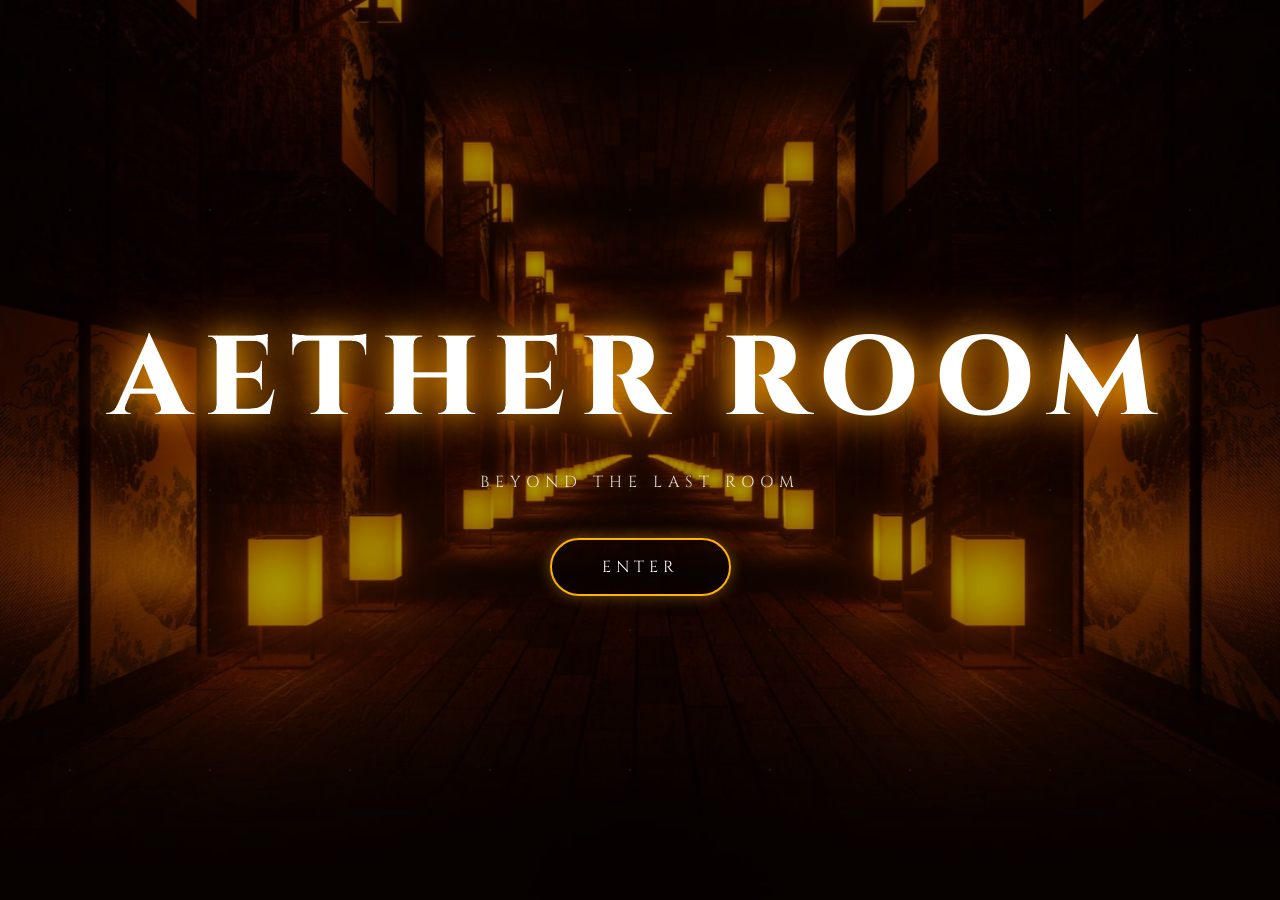
<file: index.html>
<!DOCTYPE html>
<html lang="en">

<head>
    <meta charset="UTF-8">
    <meta name="viewport" content="width=device-width, initial-scale=1.0">
    <title>Aether Room</title>

    <link rel="stylesheet" href="style.css">

    <link href="https://fonts.googleapis.com/css2?family=Cinzel:wght@400;600;800&display=swap" rel="stylesheet">
</head>

<body>

    <!-- Background -->
    <div class="background"></div>

    <!-- Dark Overlay -->
    <div class="overlay"></div>

    <!-- Floating Particles -->
    <div id="particles"></div>

    <!-- Main Content -->
    <section class="hero">

        <h1 class="title">
            Aether ROOM
        </h1>

        <p class="subtitle">
            BeyonD ThE LasT RooM
        </p>

        <a href="room.html" class="enter-btn">
            ENTER
        </a>

    </section>

    <script src="script.js"></script>

</body>

</html>
</file>
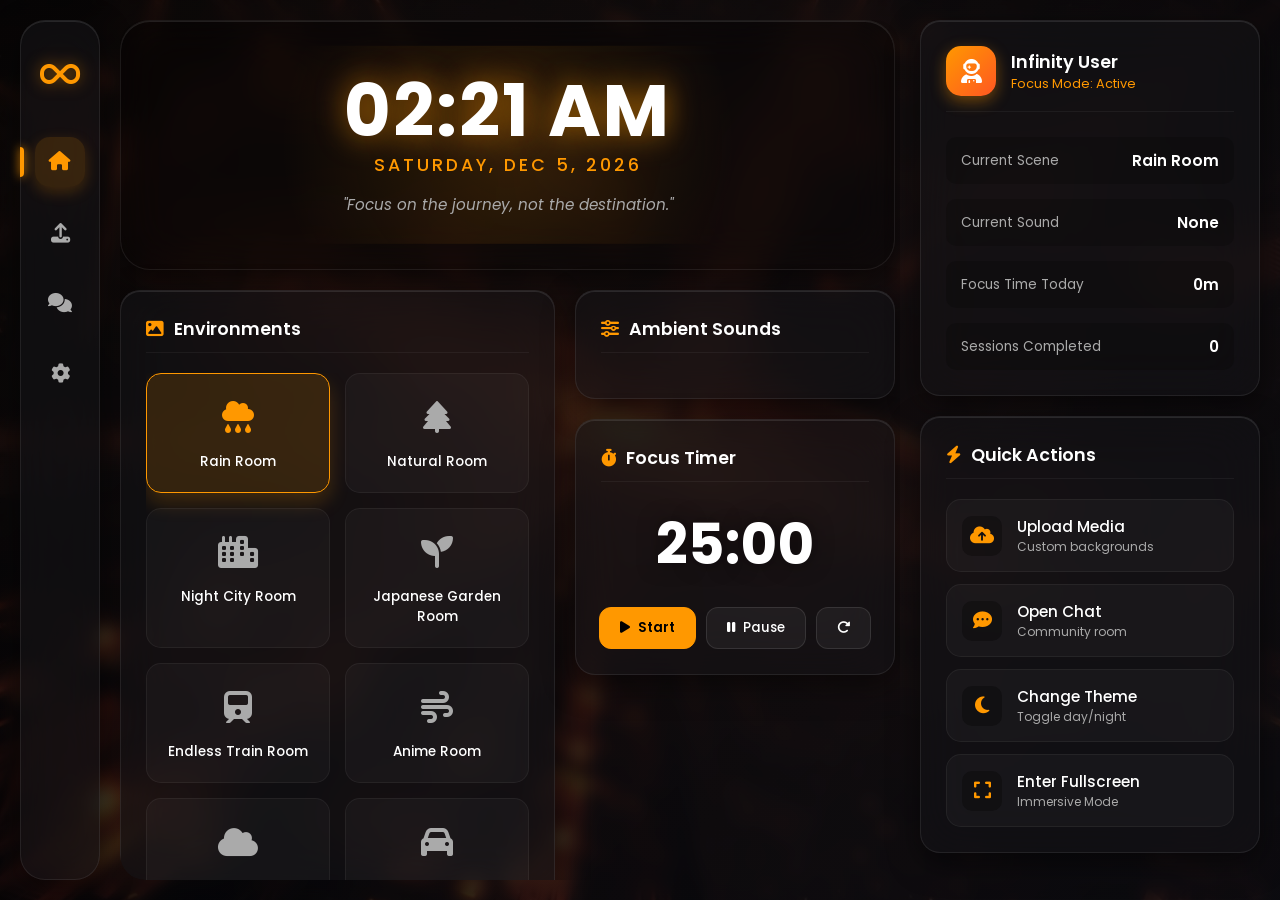
<file: room.html>
<!DOCTYPE html>
<html lang="en">
<head>
    <meta charset="UTF-8">
    <meta name="viewport" content="width=device-width, initial-scale=1.0">
    <title>Aether Room - Dashboard</title>
    <link rel="stylesheet" href="room.css">
    <link rel="stylesheet" href="https://cdnjs.cloudflare.com/ajax/libs/font-awesome/6.5.1/css/all.min.css">
</head>
<body>

    <!-- Background Layer -->
    <div class="background" id="main-bg"></div>
    <video id="bgVideo" autoplay muted loop playsinline></video>
    <div class="overlay" id="main-overlay"></div>
    <div class="particles" id="particles"></div>

    <!-- Main Dashboard Container -->
    <div class="dashboard">

        <!-- Left Sidebar -->
        <aside class="sidebar glass">
            <div class="logo">
                <i class="fa-solid fa-infinity"></i>
            </div>
            <nav class="nav-menu">
                <a href="room.html" class="nav-btn active" title="Home">
                    <i class="fa-solid fa-house"></i>
                    <span class="nav-label">Home</span>
                </a>
                <a href="upload.html" class="nav-btn" title="Upload">
                    <i class="fa-solid fa-upload"></i>
                    <span class="nav-label">Upload</span>
                </a>
                <a href="chat.html" class="nav-btn" title="Chat">
                    <i class="fa-solid fa-comments"></i>
                    <span class="nav-label">Chat</span>
                </a>
                <a href="#" class="nav-btn" title="Settings">
                    <i class="fa-solid fa-gear"></i>
                    <span class="nav-label">Settings</span>
                </a>
            </nav>
        </aside>

        <!-- Center Main Area -->
        <main class="main-content">
            
            <!-- Top Hero Section -->
            <section class="hero-section glass">
                <div class="hero-content">
                    <div class="clock-display" id="time">00:00</div>
                    <div class="date-display">
                        <span id="day">Day</span>, <span id="date">Date</span>
                    </div>
                    <p class="quote">"Focus on the journey, not the destination."</p>
                </div>
                <div class="ambient-glow"></div>
            </section>

            <div class="center-row">
                <!-- Scenes Section -->
                <section class="scenes-section glass">
                    <div class="section-header">
                        <h2><i class="fa-solid fa-image"></i> Environments</h2>
                    </div>
                    <div class="scenes-grid">
                        <div class="scene-card active" data-scene="rain" data-bg="roombg.png">
                            <div class="scene-icon"><i class="fa-solid fa-cloud-rain"></i></div>
                            <h3>Rain Room</h3>
                        </div>
                        <div class="scene-card" data-scene="natural" data-bg="roombg.png">
                            <div class="scene-icon"><i class="fa-solid fa-tree"></i></div>
                            <h3>Natural Room</h3>
                        </div>
                        <div class="scene-card" data-scene="city" data-bg="roombg.png">
                            <div class="scene-icon"><i class="fa-solid fa-city"></i></div>
                            <h3>Night City Room</h3>
                        </div>
                        <div class="scene-card" data-scene="garden" data-bg="roombg.png">
                            <div class="scene-icon"><i class="fa-solid fa-seedling"></i></div>
                            <h3>Japanese Garden Room</h3>
                        </div>
                        <div class="scene-card" data-scene="train" data-bg="roombg.png">
                            <div class="scene-icon"><i class="fa-solid fa-train"></i></div>
                            <h3>Endless Train Room</h3>
                        </div>
                        <div class="scene-card" data-scene="anime" data-bg="roombg.png">
                            <div class="scene-icon"><i class="fa-solid fa-wind"></i></div>
                            <h3>Anime Room</h3>
                        </div>
                        <div class="scene-card" data-scene="drift" data-bg="roombg.png">
                            <div class="scene-icon"><i class="fa-solid fa-cloud"></i></div>
                            <h3>Drift Room</h3>
                        </div>
                        <div class="scene-card" data-scene="car" data-bg="roombg.png">
                            <div class="scene-icon"><i class="fa-solid fa-car"></i></div>
                            <h3>Car Room</h3>
                        </div>
                        <div class="scene-card" data-scene="bird" data-bg="roombg.png">
                            <div class="scene-icon"><i class="fa-solid fa-dove"></i></div>
                            <h3>Bird Flying Room</h3>
                        </div>
                        <div class="scene-card" data-scene="storm" data-bg="roombg.png">
                            <div class="scene-icon"><i class="fa-solid fa-cloud-bolt"></i></div>
                            <h3>Storm Room</h3>
                        </div>
                        <div class="scene-card" data-scene="fire" data-bg="roombg.png">
                            <div class="scene-icon"><i class="fa-solid fa-fire"></i></div>
                            <h3>Fire Place Room</h3>
                        </div>
                        <div class="scene-card" data-scene="piano" data-bg="roombg.png">
                            <div class="scene-icon"><i class="fa-solid fa-music"></i></div>
                            <h3>Piano Room</h3>
                        </div>
                        <div class="scene-card" data-scene="violin" data-bg="roombg.png">
                            <div class="scene-icon"><i class="fa-solid fa-guitar"></i></div>
                            <h3>Violin Room</h3>
                        </div>
                        <div class="scene-card" data-scene="harmonic" data-bg="roombg.png">
                            <div class="scene-icon"><i class="fa-solid fa-compact-disc"></i></div>
                            <h3>Harmonic Room</h3>
                        </div>
                        <div class="scene-card" data-scene="flute" data-bg="roombg.png">
                            <div class="scene-icon"><i class="fa-solid fa-microphone-lines"></i></div>
                            <h3>Flute Room</h3>
                        </div>
                         <div class="scene-card" data-scene="flute" data-bg="roombg.png">
                            <div class="scene-icon"><i class="fa-solid fa-microphone-lines"></i></div>
                            <h3>moon Room</h3>
                        </div>
                    </div>
                </section>

                <div class="center-col">
                    <!-- Ambient Controls Section -->
                    <section class="ambient-section glass">
                        <div class="section-header">
                            <h2><i class="fa-solid fa-sliders"></i> Ambient Sounds</h2>
                        </div>
                        
                        <audio id="ambientAudio" loop></audio>

                        <div class="sound-list">
                            <div class="sound-item active" id="scene-sound-control" style="display: none;">
                                <div class="mini-player-container">
                                    <video id="mini-video" autoplay muted loop playsinline></video>
                                    <div class="mini-player-overlay">
                                        <span id="scene-sound-name">Ambient Sound</span>
                                    </div>
                                </div>
                                <div class="sound-controls">
                                    <button id="scene-play-btn" class="play-btn" title="Play/Pause"><i class="fa-solid fa-play"></i></button>
                                    <input type="range" id="scene-volume" class="volume-slider" min="0" max="1" step="0.05" value="0.5">
                                    <button id="enter-fullscreen-btn-2" class="play-btn" title="Enter Fullscreen Mode"><i class="fa-solid fa-expand"></i></button>
                                </div>
                            </div>
                        </div>
                    </section>

                    <!-- Focus Section -->
                    <section class="focus-section glass">
                        <div class="section-header">
                            <h2><i class="fa-solid fa-stopwatch"></i> Focus Timer</h2>
                        </div>
                        <div class="timer-display" id="timer-display">25:00</div>
                        <div class="timer-controls">
                            <button class="timer-btn primary" id="timer-start"><i class="fa-solid fa-play"></i> Start</button>
                            <button class="timer-btn" id="timer-pause"><i class="fa-solid fa-pause"></i> Pause</button>
                            <button class="timer-btn" id="timer-reset"><i class="fa-solid fa-rotate-right"></i></button>
                        </div>
                    </section>
                </div>
            </div>

        </main>

        <!-- Right Panel -->
        <aside class="right-panel">
            <!-- User Status Card -->
            <section class="status-card glass">
                <div class="user-profile">
                    <div class="avatar">
                        <i class="fa-solid fa-user-astronaut"></i>
                    </div>
                    <div class="user-info">
                        <h3>Infinity User</h3>
                        <p>Focus Mode: Active</p>
                    </div>
                </div>
                
                <div class="status-stats">
                    <div class="stat-item">
                        <span class="stat-label">Current Scene</span>
                        <span class="stat-value" id="stat-scene">Rain Room</span>
                    </div>
                    <div class="stat-item">
                        <span class="stat-label">Current Sound</span>
                        <span class="stat-value" id="stat-sound">None</span>
                    </div>
                    <div class="stat-item">
                        <span class="stat-label">Focus Time Today</span>
                        <span class="stat-value" id="stat-time">0m</span>
                    </div>
                    <div class="stat-item">
                        <span class="stat-label">Sessions Completed</span>
                        <span class="stat-value" id="stat-sessions">0</span>
                    </div>
                </div>
            </section>

            <!-- Quick Actions -->
            <section class="quick-actions glass">
                <div class="section-header">
                    <h2><i class="fa-solid fa-bolt"></i> Quick Actions</h2>
                </div>
                <div class="actions-list">
                    <a href="upload.html" class="action-btn">
                        <div class="action-icon"><i class="fa-solid fa-cloud-arrow-up"></i></div>
                        <div class="action-text">
                            <h4>Upload Media</h4>
                            <p>Custom backgrounds</p>
                        </div>
                    </a>
                    <a href="chat.html" class="action-btn">
                        <div class="action-icon"><i class="fa-solid fa-comment-dots"></i></div>
                        <div class="action-text">
                            <h4>Open Chat</h4>
                            <p>Community room</p>
                        </div>
                    </a>
                    <button class="action-btn" id="theme-toggle">
                        <div class="action-icon"><i class="fa-solid fa-moon"></i></div>
                        <div class="action-text">
                            <h4>Change Theme</h4>
                            <p>Toggle day/night</p>
                        </div>
                    </button>
                    <button class="action-btn" id="enter-fullscreen-btn">
                        <div class="action-icon"><i class="fa-solid fa-expand"></i></div>
                        <div class="action-text">
                            <h4>Enter Fullscreen</h4>
                            <p>Immersive Mode</p>
                        </div>
                    </button>
                </div>
            </section>
        </aside>

    </div>

    <!-- Immersive Mode UI -->
    <div class="immersive-ui" id="immersive-ui">
        <div class="immersive-top-right">
            <span id="immersive-room-name">Rain Room</span>
        </div>
        <div class="immersive-bottom-center glass">
            <button class="play-btn" id="immersive-play-btn"><i class="fa-solid fa-pause"></i></button>
            <input type="range" class="volume-slider" id="immersive-volume" min="0" max="1" step="0.05" value="0.5">
            <button class="exit-btn" id="exit-fullscreen-btn" title="Exit Fullscreen">
                <i class="fa-solid fa-compress"></i>
            </button>
        </div>
    </div>

    <script src="room.js"></script>
</body>
</html>
</file>
<file: style.css>
@import url('https://fonts.googleapis.com/css2?family=Cinzel:wght@400;600;800&display=swap');

*{
    margin:0;
    padding:0;
    box-sizing:border-box;
}

html,
body{
    width:100%;
    height:100%;
    overflow:hidden;
    font-family:'Cinzel', serif;
    background:#000;
}

/* Background */
.background{
    position:fixed;
    top:0;
    left:0;

    width:100%;
    height:100%;

    background-image:url("corridor.jpeg");
    background-size:cover;
    background-position:center;
    background-repeat:no-repeat;

    z-index:0;
}

.overlay{
    position:fixed;
    top:0;
    left:0;

    width:100%;
    height:100%;

    background:rgba(0,0,0,0.35);

    z-index:1;
}

.hero{
    position:relative;
    z-index:2;

    height:100vh;

    display:flex;
    flex-direction:column;

    justify-content:center;
    align-items:center;

    text-align:center;
}
/* Main Title */

.title{
    color:#fff;

    font-size:7rem;

    font-weight:800;

    letter-spacing:14px;

    text-transform:uppercase;

    text-shadow:
    0 0 15px rgba(255,179,0,0.9),
    0 0 30px rgba(255,179,0,0.8),
    0 0 60px rgba(255,122,0,0.7);

    animation:floatTitle 6s ease-in-out infinite;
}

/* Subtitle */

.subtitle{
    margin-top:15px;

    color:rgba(255,255,255,0.85);

    letter-spacing:6px;

    font-size:1rem;

    text-transform:uppercase;

    text-shadow:
    0 0 10px rgba(255,179,0,0.4);
}

/* Button */

.enter-btn{
    margin-top:45px;

    text-decoration:none;

    color:#fff;

    border:2px solid #ffb300;

    padding:16px 50px;

    border-radius:50px;

    font-size:1rem;

    letter-spacing:5px;

    transition:all .4s ease;

    background:rgba(0,0,0,0.25);

    box-shadow:
    0 0 15px rgba(255,179,0,0.4);
}

.enter-btn:hover{
    transform:
    translateY(-5px)
    scale(1.05);

    background:
    rgba(255,179,0,0.08);

    box-shadow:
    0 0 20px #ffb300,
    0 0 40px #ffb300,
    0 0 80px rgba(255,122,0,0.8);
}

/* Particles */

#particles{
    position:fixed;
    inset:0;

    pointer-events:none;

    background-image:
    radial-gradient(
        rgba(255,179,0,0.6) 1px,
        transparent 1px
    );

    background-size:140px 140px;

    opacity:.25;

    animation:
    particlesMove 25s linear infinite;
}

/* Animations */

@keyframes floatTitle{

    0%{
        transform:translateY(0px);
    }

    50%{
        transform:translateY(-10px);
    }

    100%{
        transform:translateY(0px);
    }
}

@keyframes particlesMove{

    from{
        transform:translateY(0);
    }

    to{
        transform:translateY(-300px);
    }
}

/* Mobile */

@media(max-width:768px){

    .title{
        font-size:3rem;
        letter-spacing:6px;
    }

    .subtitle{
        font-size:.8rem;
        letter-spacing:3px;
    }

    .enter-btn{
        padding:14px 35px;
        font-size:.9rem;
    }
}
</file>
<file: room.css>
@import url('https://fonts.googleapis.com/css2?family=Poppins:wght@300;400;500;600;700&display=swap');

:root {
    --bg-dark: #0a0a0f;
    --accent-color: #ff9800;
    --accent-glow: rgba(255, 152, 0, 0.5);
    --glass-bg: rgba(20, 20, 25, 0.55);
    --glass-border: rgba(255, 255, 255, 0.08);
    --text-primary: #ffffff;
    --text-secondary: #aaaaaa;
}

* {
    margin: 0;
    padding: 0;
    box-sizing: border-box;
    font-family: 'Poppins', sans-serif;
}

body {
    overflow: hidden;
    background: var(--bg-dark);
    color: var(--text-primary);
    animation: fadeIn 1s ease-in-out;
}

@keyframes fadeIn {
    from { opacity: 0; }
    to { opacity: 1; }
}

/* Background Layer */
.background {
    position: fixed;
    top: 0;
    left: 0;
    width: 100%;
    height: 100%;
    background: url("roombg.png"); 
    background-color: var(--bg-dark); /* Fallback */
    background-size: cover;
    background-position: center;
    z-index: 1;
    transition: background-image 0.5s ease-in-out, filter 1s ease;
}

#bgVideo {
    position: fixed;
    top: 0;
    left: 0;
    width: 100vw;
    height: 100vh;
    object-fit: cover;
    z-index: 2;
    pointer-events: none;
    transition: opacity 1s ease;
}

.overlay {
    position: fixed;
    inset: 0;
    background: linear-gradient(135deg, rgba(0,0,0,0.7) 0%, rgba(10,10,15,0.85) 100%);
    backdrop-filter: blur(8px);
    -webkit-backdrop-filter: blur(8px);
    z-index: 3;
    transition: background 1.5s ease, backdrop-filter 1.5s ease;
}

body.immersive-mode .overlay {
    background: radial-gradient(circle, rgba(0,0,0,0) 40%, rgba(0,0,0,0.85) 100%);
    backdrop-filter: blur(0px);
    -webkit-backdrop-filter: blur(0px);
}

.overlay.day-mode {
    background: linear-gradient(135deg, rgba(255,255,255,0.1) 0%, rgba(0,0,0,0.4) 100%);
    backdrop-filter: blur(4px);
    -webkit-backdrop-filter: blur(4px);
}

/* Particles */
.particles {
    position: fixed;
    inset: 0;
    pointer-events: none;
    overflow: hidden;
    z-index: 4;
}

.particle {
    position: absolute;
    background: rgba(255, 152, 0, 0.6);
    border-radius: 50%;
    box-shadow: 0 0 15px rgba(255, 152, 0, 0.8);
    animation: floatUp 15s infinite linear;
    opacity: 0;
}

@keyframes floatUp {
    0% { transform: translateY(100vh) scale(0.5); opacity: 0; }
    20% { opacity: 0.8; }
    80% { opacity: 0.8; }
    100% { transform: translateY(-100px) scale(1.5); opacity: 0; }
}

/* Glassmorphism Utility */
.glass {
    background: var(--glass-bg);
    border: 1px solid var(--glass-border);
    backdrop-filter: blur(25px);
    -webkit-backdrop-filter: blur(25px);
    box-shadow: 0 10px 30px rgba(0, 0, 0, 0.5), inset 0 1px 0 rgba(255,255,255,0.1);
    border-radius: 20px;
}

/* Main Dashboard Layout */
.dashboard {
    position: relative;
    z-index: 10;
    width: 100%;
    height: 100vh;
    display: grid;
    grid-template-columns: 80px 1fr 340px;
    gap: 20px;
    padding: 20px;
    transition: opacity 1s ease, visibility 1s ease;
}

body.immersive-mode .dashboard {
    opacity: 0;
    visibility: hidden;
    pointer-events: none;
}

/* 1. Left Sidebar */
.sidebar {
    display: flex;
    flex-direction: column;
    align-items: center;
    padding: 30px 0;
    border-radius: 25px;
}

.logo {
    font-size: 2rem;
    color: var(--accent-color);
    margin-bottom: 40px;
    text-shadow: 0 0 15px var(--accent-glow);
}

.nav-menu {
    display: flex;
    flex-direction: column;
    gap: 20px;
    width: 100%;
    align-items: center;
}

.nav-btn {
    position: relative;
    width: 50px;
    height: 50px;
    border-radius: 15px;
    display: flex;
    justify-content: center;
    align-items: center;
    text-decoration: none;
    color: var(--text-secondary);
    font-size: 1.2rem;
    transition: all 0.3s cubic-bezier(0.25, 0.8, 0.25, 1);
}

.nav-label {
    position: absolute;
    left: 70px;
    background: rgba(0,0,0,0.8);
    padding: 6px 12px;
    border-radius: 8px;
    font-size: 0.85rem;
    white-space: nowrap;
    opacity: 0;
    pointer-events: none;
    transition: opacity 0.3s ease, transform 0.3s ease;
    transform: translateX(-10px);
    border: 1px solid rgba(255,255,255,0.1);
}

.nav-btn:hover .nav-label {
    opacity: 1;
    transform: translateX(0);
}

.nav-btn:hover, .nav-btn.active {
    background: rgba(255, 152, 0, 0.15);
    color: var(--accent-color);
    box-shadow: 0 5px 15px rgba(255, 152, 0, 0.2);
    transform: translateY(-2px);
}

.nav-btn.active::after {
    content: '';
    position: absolute;
    left: -15px;
    top: 50%;
    transform: translateY(-50%);
    height: 60%;
    width: 4px;
    background: var(--accent-color);
    border-radius: 0 4px 4px 0;
    box-shadow: 0 0 10px var(--accent-color);
}

/* 2. Center Main Area */
.main-content {
    display: flex;
    flex-direction: column;
    gap: 20px;
    overflow-y: auto;
    overflow-x: hidden;
    border-radius: 25px;
    padding-right: 5px; /* Scrollbar spacing */
}

.main-content::-webkit-scrollbar {
    width: 6px;
}
.main-content::-webkit-scrollbar-track {
    background: transparent;
}
.main-content::-webkit-scrollbar-thumb {
    background: rgba(255,255,255,0.1);
    border-radius: 10px;
}

/* Top Hero Section */
.hero-section {
    position: relative;
    min-height: 250px;
    border-radius: 30px;
    display: flex;
    align-items: center;
    justify-content: center;
    text-align: center;
    overflow: hidden;
    background: rgba(0,0,0,0.3);
}

.hero-content {
    position: relative;
    z-index: 2;
}

.clock-display {
    font-size: 4.5rem;
    font-weight: 700;
    line-height: 1;
    color: #fff;
    text-shadow: 0 0 30px rgba(255, 152, 0, 0.6);
    letter-spacing: 2px;
    margin-bottom: 5px;
}

.date-display {
    font-size: 1.1rem;
    color: var(--accent-color);
    text-transform: uppercase;
    letter-spacing: 3px;
    font-weight: 500;
    margin-bottom: 15px;
}

.quote {
    color: var(--text-secondary);
    font-style: italic;
    font-size: 0.95rem;
    max-width: 400px;
    margin: 0 auto;
}

.ambient-glow {
    position: absolute;
    top: 50%;
    left: 50%;
    transform: translate(-50%, -50%);
    width: 80%;
    height: 80%;
    background: radial-gradient(circle, rgba(255, 152, 0, 0.15) 0%, transparent 70%);
    pointer-events: none;
    animation: pulseGlow 6s infinite alternate;
}

@keyframes pulseGlow {
    from { opacity: 0.6; transform: translate(-50%, -50%) scale(0.95); }
    to { opacity: 1; transform: translate(-50%, -50%) scale(1.05); }
}

/* Center Row layout for Scenes & Audio/Focus */
.center-row {
    display: flex;
    gap: 20px;
    flex: 1;
}

/* Scenes Section */
.scenes-section {
    flex: 1;
    padding: 25px;
    display: flex;
    flex-direction: column;
}

.section-header {
    margin-bottom: 20px;
    border-bottom: 1px solid rgba(255,255,255,0.05);
    padding-bottom: 10px;
}

.section-header h2 {
    font-size: 1.1rem;
    font-weight: 600;
    color: #fff;
    display: flex;
    align-items: center;
    gap: 10px;
}

.section-header h2 i {
    color: var(--accent-color);
}

.scenes-grid {
    display: grid;
    grid-template-columns: repeat(auto-fit, minmax(130px, 1fr));
    gap: 15px;
    overflow-y: auto;
}

.scene-card {
    background: rgba(255,255,255,0.03);
    border: 1px solid rgba(255,255,255,0.05);
    border-radius: 15px;
    padding: 20px 15px;
    text-align: center;
    cursor: pointer;
    transition: all 0.3s ease;
    display: flex;
    flex-direction: column;
    align-items: center;
    gap: 10px;
}

.scene-card:hover {
    background: rgba(255,255,255,0.08);
    transform: translateY(-5px);
    border-color: rgba(255, 152, 0, 0.3);
}

.scene-card.active {
    background: rgba(255, 152, 0, 0.15);
    border-color: var(--accent-color);
    box-shadow: 0 10px 20px rgba(255, 152, 0, 0.2);
}

.scene-icon {
    font-size: 2rem;
    color: var(--text-secondary);
    transition: color 0.3s ease;
}

.scene-card:hover .scene-icon, .scene-card.active .scene-icon {
    color: var(--accent-color);
}

.scene-card h3 {
    font-size: 0.85rem;
    font-weight: 500;
    color: var(--text-primary);
}

/* Center Col for Ambient & Focus */
.center-col {
    width: 320px;
    display: flex;
    flex-direction: column;
    gap: 20px;
}

/* Ambient Section */
.ambient-section {
    padding: 25px;
}

.sound-list {
    display: flex;
    flex-direction: column;
    gap: 12px;
}

.sound-item {
    background: rgba(0,0,0,0.3);
    border-radius: 12px;
    padding: 12px 15px;
    display: flex;
    flex-direction: column;
    gap: 10px;
    border: 1px solid transparent;
    transition: all 0.3s ease;
}

.sound-item.active {
    border-color: rgba(255, 152, 0, 0.4);
    background: rgba(255, 152, 0, 0.05);
}

.sound-info {
    display: flex;
    align-items: center;
    gap: 10px;
    font-size: 0.95rem;
    font-weight: 500;
}

.sound-info i {
    color: var(--text-secondary);
}

.sound-item.active .sound-info i, .sound-item.active .sound-info span {
    color: var(--accent-color);
}

.sound-controls {
    display: flex;
    align-items: center;
    gap: 15px;
}

.volume-slider {
    flex: 1;
    -webkit-appearance: none;
    height: 4px;
    background: rgba(255,255,255,0.1);
    border-radius: 2px;
    outline: none;
}

.volume-slider::-webkit-slider-thumb {
    -webkit-appearance: none;
    width: 12px;
    height: 12px;
    border-radius: 50%;
    background: var(--text-secondary);
    cursor: pointer;
    transition: background 0.3s ease;
}

.sound-item.active .volume-slider::-webkit-slider-thumb {
    background: var(--accent-color);
    box-shadow: 0 0 8px var(--accent-color);
}

.sound-item.active .volume-slider {
    background: rgba(255, 152, 0, 0.3);
}

.mini-player-container {
    width: 100%;
    height: 120px;
    border-radius: 10px;
    overflow: hidden;
    position: relative;
    background: #000;
}

#mini-video {
    width: 100%;
    height: 100%;
    object-fit: cover;
    opacity: 0.8;
}

.mini-player-overlay {
    position: absolute;
    bottom: 0;
    left: 0;
    width: 100%;
    padding: 10px;
    background: linear-gradient(to top, rgba(0,0,0,0.8), transparent);
    display: flex;
    justify-content: center;
    align-items: flex-end;
}

#scene-sound-name {
    color: #fff;
    font-weight: 500;
    font-size: 0.9rem;
    text-shadow: 0 2px 4px rgba(0,0,0,0.5);
}

.play-btn {
    background: none;
    border: none;
    color: var(--text-secondary);
    cursor: pointer;
    font-size: 1.1rem;
    transition: color 0.3s ease, transform 0.2s ease;
}

.play-btn:hover {
    color: #fff;
    transform: scale(1.1);
}

.sound-item.active .play-btn {
    color: var(--accent-color);
}

/* Focus Section */
.focus-section {
    padding: 25px;
    text-align: center;
}

.timer-display {
    font-size: 3.5rem;
    font-weight: 700;
    color: #fff;
    font-variant-numeric: tabular-nums;
    margin: 10px 0 20px 0;
    text-shadow: 0 0 20px rgba(0,0,0,0.5);
}

.timer-controls {
    display: flex;
    justify-content: center;
    gap: 10px;
}

.timer-btn {
    background: rgba(255,255,255,0.05);
    border: 1px solid rgba(255,255,255,0.1);
    color: #fff;
    padding: 10px 20px;
    border-radius: 12px;
    cursor: pointer;
    font-weight: 500;
    display: flex;
    align-items: center;
    gap: 8px;
    transition: all 0.3s ease;
}

.timer-btn:hover {
    background: rgba(255,255,255,0.1);
}

.timer-btn.primary {
    background: var(--accent-color);
    border-color: var(--accent-color);
    color: #000;
    font-weight: 600;
}

.timer-btn.primary:hover {
    background: #e68a00;
    box-shadow: 0 5px 15px rgba(255, 152, 0, 0.3);
    transform: translateY(-2px);
}

/* 3. Right Panel */
.right-panel {
    display: flex;
    flex-direction: column;
    gap: 20px;
}

.status-card {
    padding: 25px;
}

.user-profile {
    display: flex;
    align-items: center;
    gap: 15px;
    margin-bottom: 25px;
    padding-bottom: 15px;
    border-bottom: 1px solid rgba(255,255,255,0.05);
}

.avatar {
    width: 50px;
    height: 50px;
    border-radius: 15px;
    background: linear-gradient(135deg, var(--accent-color), #ff5722);
    display: flex;
    justify-content: center;
    align-items: center;
    font-size: 1.5rem;
    color: #fff;
    box-shadow: 0 5px 15px rgba(255, 152, 0, 0.4);
}

.user-info h3 {
    font-size: 1.1rem;
    font-weight: 600;
}

.user-info p {
    font-size: 0.8rem;
    color: var(--accent-color);
}

.status-stats {
    display: flex;
    flex-direction: column;
    gap: 15px;
}

.stat-item {
    display: flex;
    justify-content: space-between;
    align-items: center;
    background: rgba(0,0,0,0.2);
    padding: 12px 15px;
    border-radius: 10px;
}

.stat-label {
    font-size: 0.85rem;
    color: var(--text-secondary);
}

.stat-value {
    font-weight: 600;
    font-size: 0.95rem;
    color: #fff;
}

.quick-actions {
    padding: 25px;
}

.actions-list {
    display: flex;
    flex-direction: column;
    gap: 12px;
}

.action-btn {
    display: flex;
    align-items: center;
    gap: 15px;
    background: rgba(255,255,255,0.03);
    border: 1px solid rgba(255,255,255,0.05);
    padding: 15px;
    border-radius: 15px;
    text-decoration: none;
    color: #fff;
    cursor: pointer;
    transition: all 0.3s ease;
    text-align: left;
    width: 100%;
}

.action-btn:hover {
    background: rgba(255,255,255,0.08);
    transform: translateX(5px);
    border-color: rgba(255, 152, 0, 0.2);
}

.action-icon {
    width: 40px;
    height: 40px;
    border-radius: 10px;
    background: rgba(0,0,0,0.3);
    display: flex;
    justify-content: center;
    align-items: center;
    color: var(--accent-color);
    font-size: 1.2rem;
}

.action-text h4 {
    font-size: 0.95rem;
    font-weight: 500;
}

.action-text p {
    font-size: 0.75rem;
    color: var(--text-secondary);
}

/* Mobile Responsive - Wellness App Style */
@media (max-width: 1200px) {
    .dashboard {
        grid-template-columns: 80px 1fr;
    }
    .right-panel {
        display: none; /* Can be toggled or moved down */
    }
    .center-row {
        flex-direction: column;
    }
    .center-col {
        width: 100%;
        flex-direction: row;
    }
    .ambient-section, .focus-section {
        flex: 1;
    }
}

@media (max-width: 768px) {
    .dashboard {
        grid-template-columns: 1fr;
        grid-template-rows: 1fr auto;
        padding: 10px;
        gap: 10px;
    }
    
    .sidebar {
        grid-row: 2;
        flex-direction: row;
        width: 100%;
        padding: 10px;
        border-radius: 20px;
        height: 70px;
        justify-content: space-around;
        position: relative;
        z-index: 10;
        background: rgba(10, 10, 15, 0.85);
        backdrop-filter: blur(20px);
    }
    
    .logo {
        display: none;
    }
    
    .nav-menu {
        flex-direction: row;
        justify-content: space-around;
        gap: 0;
    }
    
    .nav-btn {
        width: 45px;
        height: 45px;
    }
    
    .nav-btn.active::after {
        display: none;
    }
    
    .nav-btn.active {
        transform: translateY(-5px);
    }
    
    .nav-label {
        display: none;
    }
    
    .main-content {
        grid-row: 1;
        padding-right: 0;
        padding-bottom: 20px;
    }
    
    .hero-section {
        min-height: 200px;
    }
    
    .clock-display {
        font-size: 3.5rem;
    }
    
    .center-col {
        flex-direction: column;
    }
    
    .scenes-grid {
        grid-template-columns: repeat(2, 1fr);
    }
}

/* Immersive Mode UI */
.immersive-ui {
    position: fixed;
    inset: 0;
    z-index: 20;
    pointer-events: none; /* Let clicks pass through */
    opacity: 0;
    visibility: hidden;
    transition: opacity 1s ease, visibility 1s ease;
    display: flex;
    flex-direction: column;
    justify-content: space-between;
    padding: 30px;
}

body.immersive-mode .immersive-ui {
    opacity: 1;
    visibility: visible;
}

.immersive-top-right {
    align-self: flex-end;
    background: rgba(0, 0, 0, 0.4);
    padding: 10px 20px;
    border-radius: 12px;
    backdrop-filter: blur(10px);
    -webkit-backdrop-filter: blur(10px);
    border: 1px solid rgba(255, 255, 255, 0.1);
    color: var(--accent-color);
    font-weight: 500;
    letter-spacing: 1px;
    pointer-events: auto;
}

.immersive-bottom-center {
    align-self: center;
    display: flex;
    align-items: center;
    gap: 20px;
    padding: 15px 30px;
    border-radius: 50px;
    pointer-events: auto;
    background: rgba(10, 10, 15, 0.6);
    backdrop-filter: blur(15px);
    -webkit-backdrop-filter: blur(15px);
    border: 1px solid rgba(255, 255, 255, 0.1);
}

.exit-btn {
    background: rgba(255, 255, 255, 0.1);
    border: none;
    color: #fff;
    width: 40px;
    height: 40px;
    border-radius: 50%;
    cursor: pointer;
    display: flex;
    justify-content: center;
    align-items: center;
    transition: all 0.3s ease;
}

.exit-btn:hover {
    background: rgba(255, 50, 50, 0.5);
    transform: scale(1.1);
}
</file>
